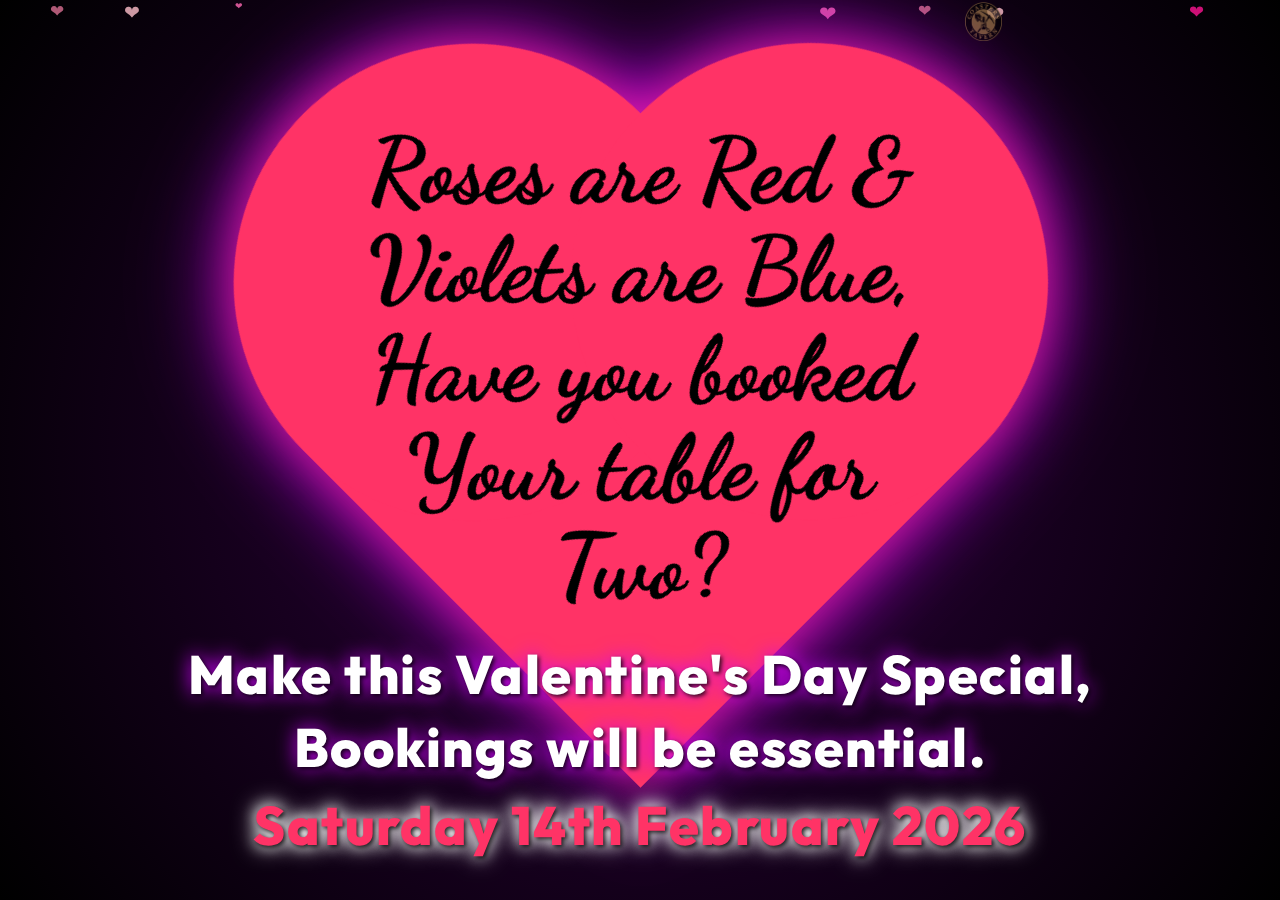
<file: index.html>
<!DOCTYPE html>
<html lang="en">

<head>
    <meta charset="UTF-8">
    <meta name="viewport" content="width=device-width, initial-scale=1.0">
    <title>Valentine's Day</title>
    <link rel="preconnect" href="https://fonts.googleapis.com">
    <link rel="preconnect" href="https://fonts.gstatic.com" crossorigin>
    <link
        href="https://fonts.googleapis.com/css2?family=Outfit:wght@300;500;700&family=Dancing+Script:wght@400;700&display=swap"
        rel="stylesheet">
    <link rel="stylesheet" href="style.css">
</head>

<body>
    <div class="confetti-container" id="confetti-container"></div>

    <main class="content">
        <div class="heart-container">
            <div class="heart">
                <div class="message">
                    <p>Roses are Red &</p>
                    <p>Violets are Blue,</p>
                    <p>Have you booked</p>
                    <p>Your table for</p>
                    <p>Two?</p>
                </div>
            </div>
        </div>
    </main>

    <div class="bottom-message">
        <p>Make this Valentine's Day Special, <p></p> 
            Bookings will be essential.</p>
        <p class="date">Saturday 14th February 2026</p>
    </div>

    <script src="script.js"></script>
</body>

</html>
</file>
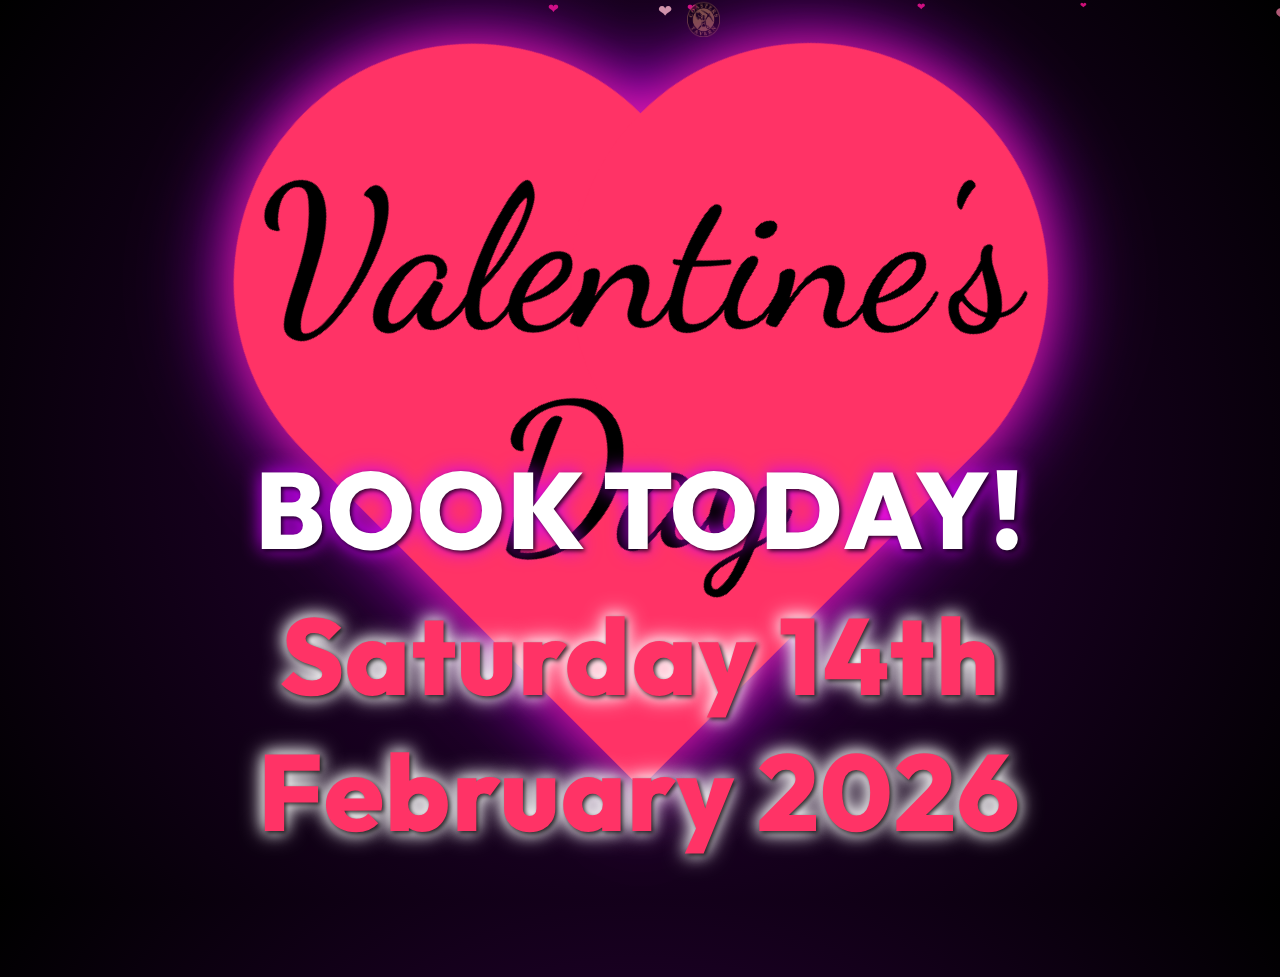
<file: billy/index.html>
<!DOCTYPE html>
<html lang="en">

<head>
    <meta charset="UTF-8">
    <meta name="viewport" content="width=device-width, initial-scale=1.0">
    <title>Valentine's Day</title>
    <link rel="preconnect" href="https://fonts.googleapis.com">
    <link rel="preconnect" href="https://fonts.gstatic.com" crossorigin>
    <link
        href="https://fonts.googleapis.com/css2?family=Outfit:wght@300;500;700&family=Dancing+Script:wght@400;700&display=swap"
        rel="stylesheet">
    <link rel="stylesheet" href="style.css">
</head>

<body>
    <div class="confetti-container" id="confetti-container"></div>

    <main class="content">
        <div class="heart-container">
            <div class="heart">
                <div class="message">
                    <p>Valentine's</p>
                    <p>Day</p>
                    <p>
                </div>
            </div>
        </div>
    </main>

    <div class="bottom-message">
        <p>BOOK TODAY!</p>
        <p class="date">Saturday 14th February 2026</p>
    </div>

    <script src="script.js"></script>
</body>

</html>
</file>
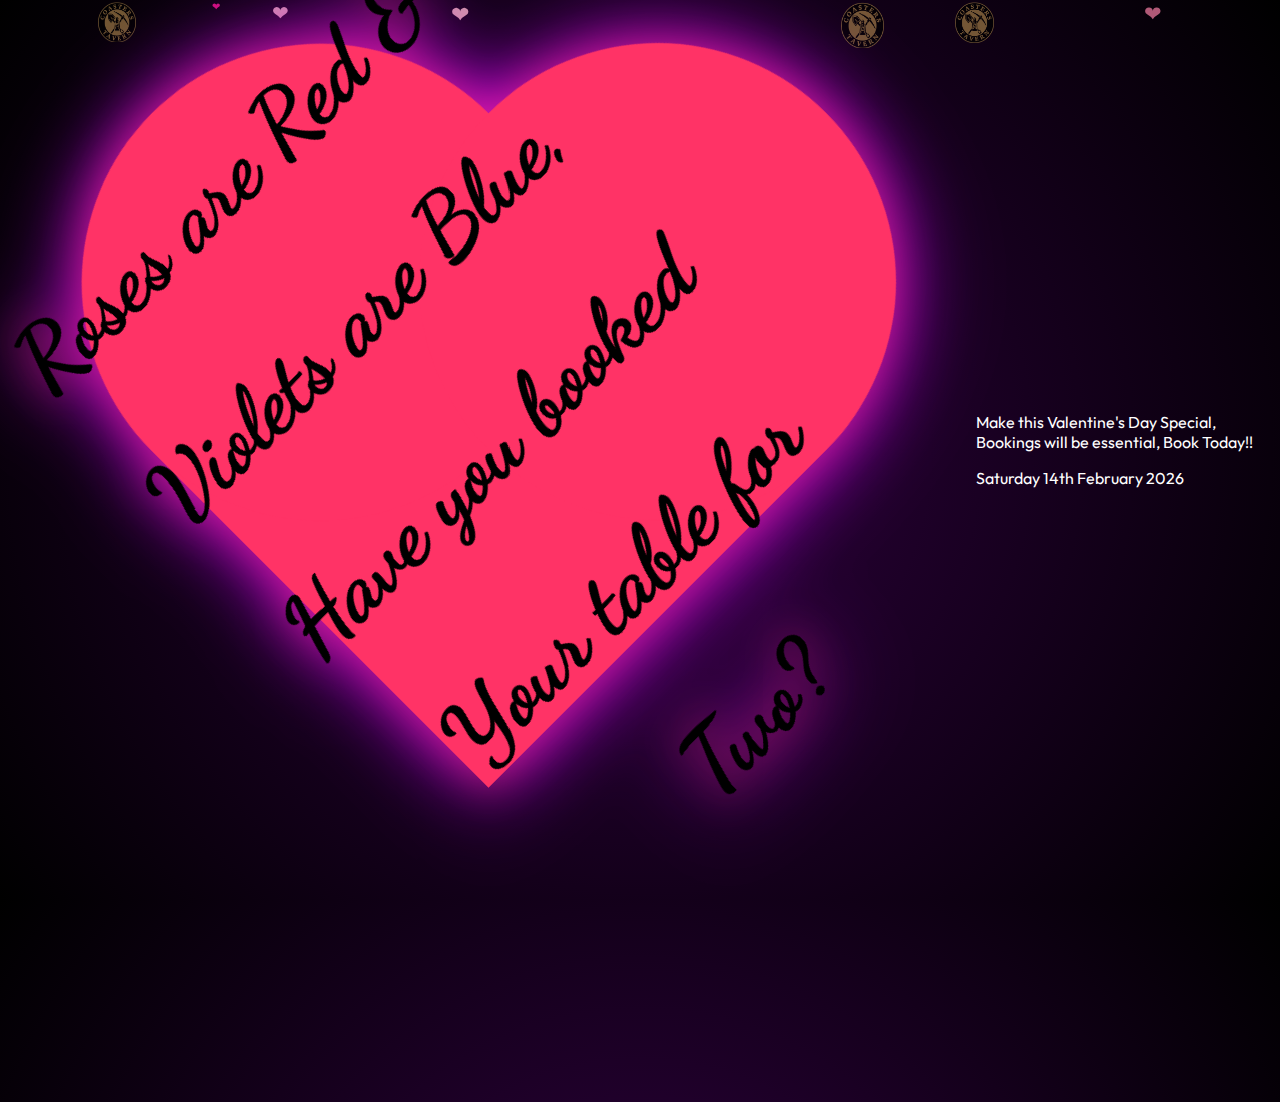
<file: menu/index.html>
<!DOCTYPE html>
<html lang="en">

<head>
    <meta charset="UTF-8">
    <meta name="viewport" content="width=device-width, initial-scale=1.0">
    <title>Valentine's Day</title>
    <link rel="preconnect" href="https://fonts.googleapis.com">
    <link rel="preconnect" href="https://fonts.gstatic.com" crossorigin>
    <link
        href="https://fonts.googleapis.com/css2?family=Outfit:wght@300;500;700&family=Dancing+Script:wght@400;700&display=swap"
        rel="stylesheet">
    <link rel="stylesheet" href="style.css">
</head>

<body>
    <div class="confetti-container" id="confetti-container"></div>

    <main class="content">
        <div class="heart-container">
            <div class="heart">
                <div class="message">
                    <p>Roses are Red &</p>
                    <p>Violets are Blue,</p>
                    <p>Have you booked</p>
                    <p>Your table for</p>
                    <p>Two?</p>
                </div>
            </div>
        </div>
    </main>

    <div class="bottom-message">
        <p>Make this Valentine's Day Special, Bookings will be essential, Book Today!!</p>
        <p class="date">Saturday 14th February 2026</p>
    </div>

    <script src="script.js"></script>
</body>

</html>
</file>
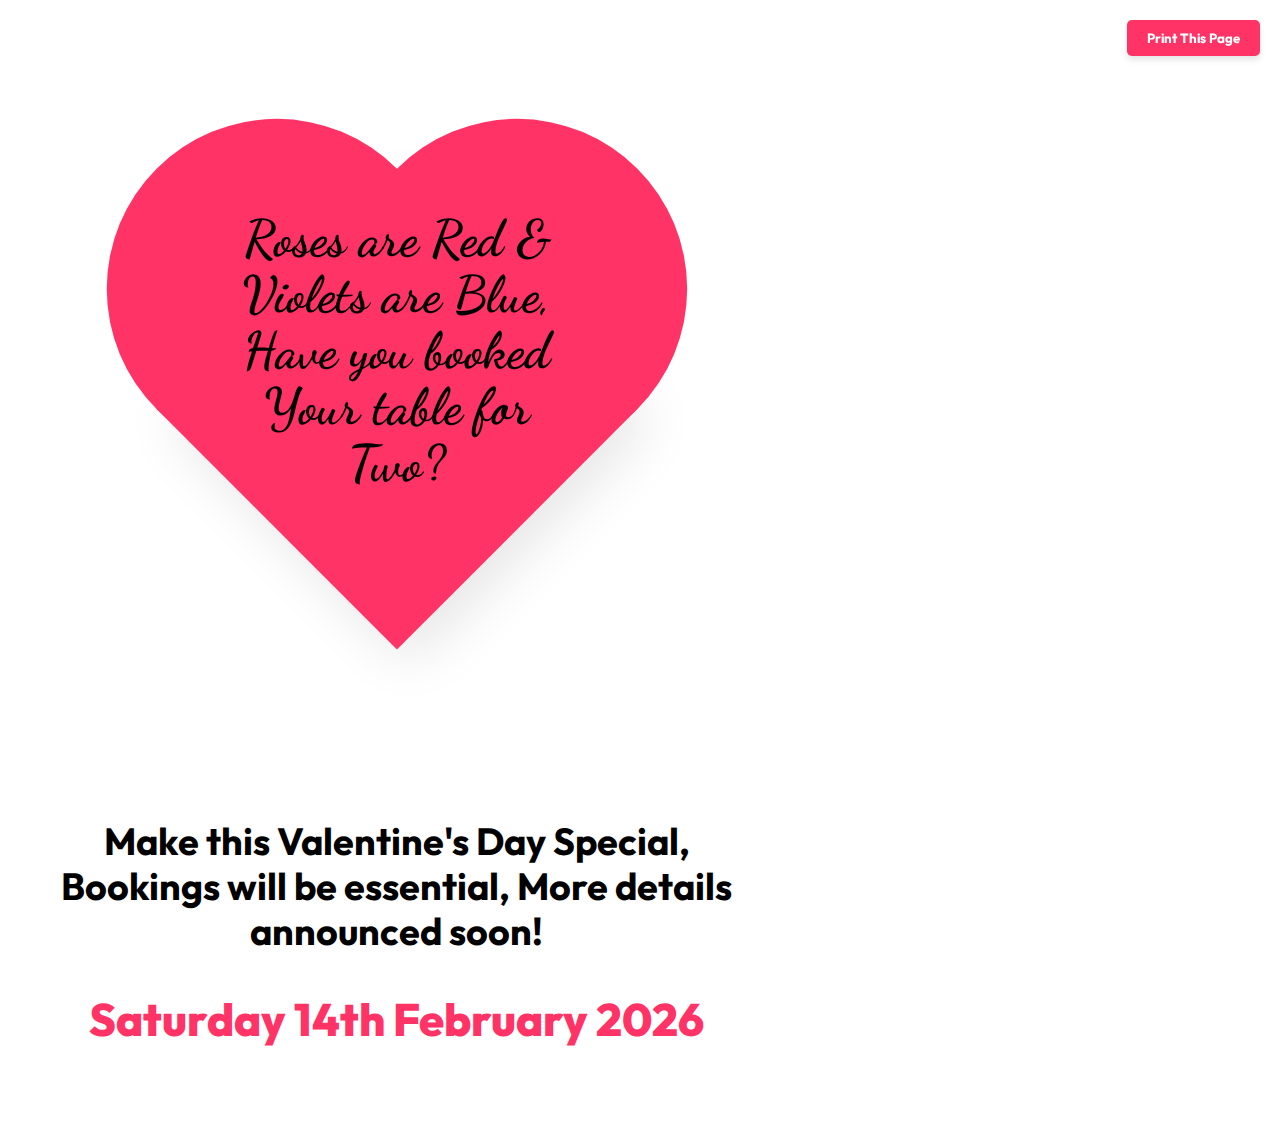
<file: print.html>
<!DOCTYPE html>
<html lang="en">

<head>
    <meta charset="UTF-8">
    <meta name="viewport" content="width=device-width, initial-scale=1.0">
    <title>Valentine's Day - Print Snapshot</title>
    <link rel="preconnect" href="https://fonts.googleapis.com">
    <link rel="preconnect" href="https://fonts.gstatic.com" crossorigin>
    <link
        href="https://fonts.googleapis.com/css2?family=Outfit:wght@300;500;700;800&family=Dancing+Script:wght@400;700&display=swap"
        rel="stylesheet">
    <link rel="stylesheet" href="print.css">
    <style>
        .print-btn {
            position: fixed;
            top: 20px;
            right: 20px;
            padding: 10px 20px;
            background-color: #ff3366;
            color: white;
            border: none;
            border-radius: 5px;
            cursor: pointer;
            font-family: 'Outfit', sans-serif;
            font-weight: 700;
            z-index: 100;
            box-shadow: 0 4px 6px rgba(0, 0, 0, 0.1);
        }

        .print-btn:hover {
            background-color: #e62e5c;
        }

        @media print {
            .print-btn {
                display: none;
            }
        }
    </style>
</head>

<body>
    <button class="print-btn" onclick="window.print()">Print This Page</button>

    <main class="content">
        <div class="heart-container">
            <div class="heart">
                <div class="message">
                    <p>Roses are Red &</p>
                    <p>Violets are Blue,</p>
                    <p>Have you booked</p>
                    <p>Your table for</p>
                    <p>Two?</p>
                </div>
            </div>
        </div>
    </main>

    <div class="bottom-message">
        <p>Make this Valentine's Day Special, Bookings will be essential, More details announced soon!</p>
        <p class="date">Saturday 14th February 2026</p>
    </div>
</body>

</html>
</file>
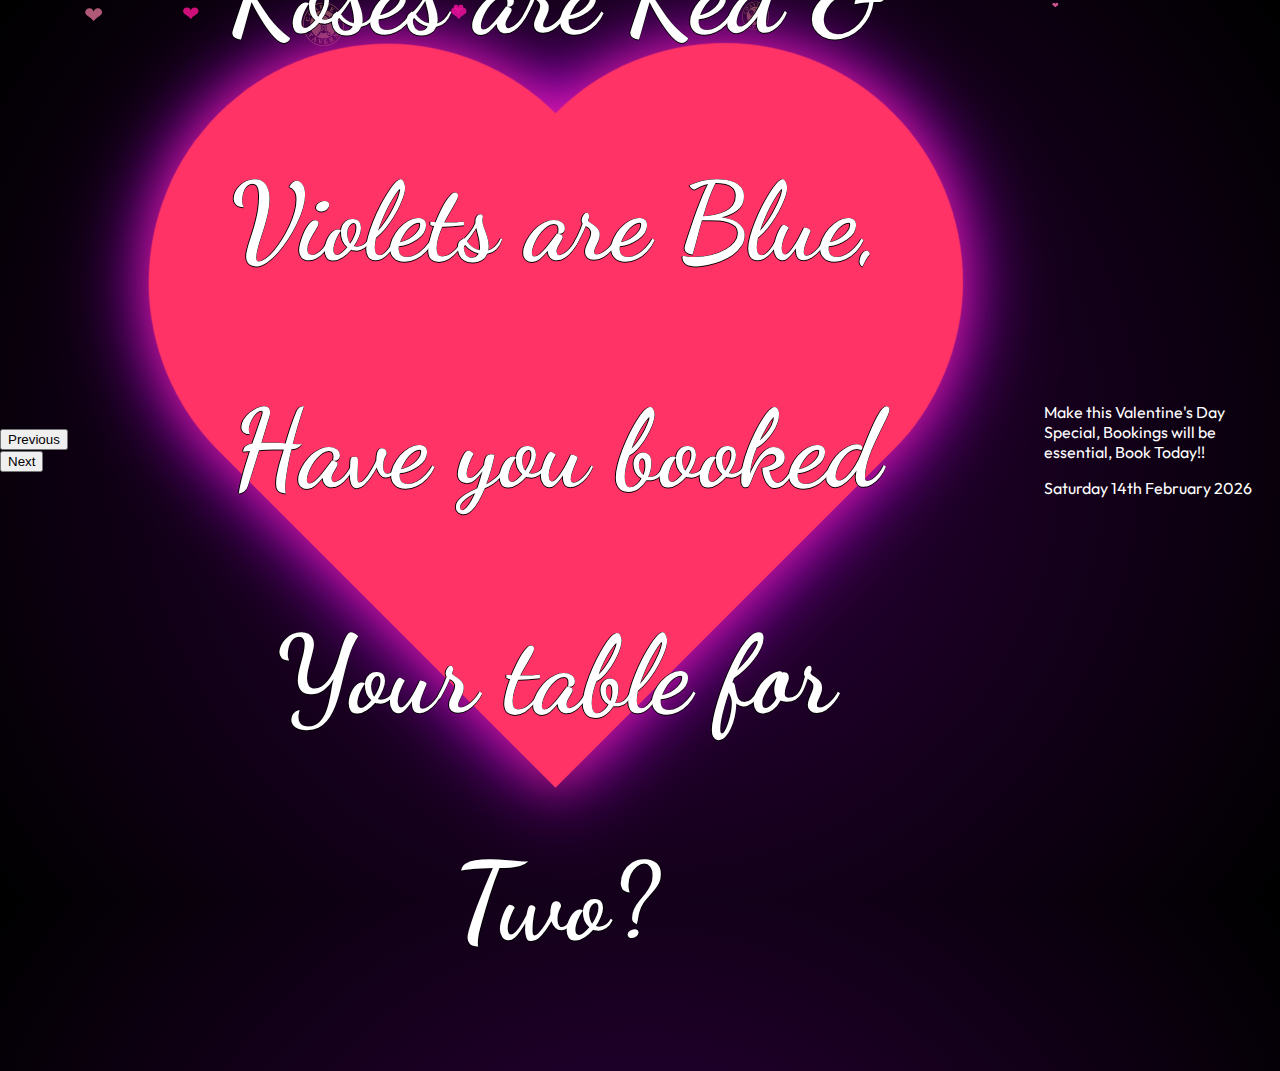
<file: menu/menu.html>
<!DOCTYPE html>
<html lang="en">

<head>
    <meta charset="UTF-8">
    <meta name="viewport" content="width=device-width, initial-scale=1.0">
    <title>Valentine's Day</title>
    <link rel="preconnect" href="https://fonts.googleapis.com">
    <link rel="preconnect" href="https://fonts.gstatic.com" crossorigin>
    <link
        href="https://fonts.googleapis.com/css2?family=Outfit:wght@300;500;700&family=Dancing+Script:wght@400;700&display=swap"
        rel="stylesheet">
    <link rel="stylesheet" href="style.css">
</head>

<body>
    <div class="confetti-container" id="confetti-container"></div>
    
    <div class="controls">
        <button onclick="prevMessage()">Previous</button>
        <button onclick="nextMessage()">Next</button>
    </div>

    <main class="content">
        <div class="heart-container">
            <div class="heart"></div>
            <div class="message">
                <p>Roses are Red &</p>
                <p>Violets are Blue,</p>
                <p>Have you booked</p>
                <p>Your table for</p>
                <p>Two?</p>
            </div>
        </div>
    </main>

    <div class="bottom-message">
        <p>Make this Valentine's Day Special, Bookings will be essential, Book Today!!</p>
        <p class="date">Saturday 14th February 2026</p>
    </div>

    <div class="progress-container">
        <div class="progress-bar"></div>
    </div>

    <script src="script.js"></script>
</body>

</html>
</file>
<file: style.css>
:root {
    --bg-color: #000000;
    --accent-purple: #2e003e;
    --heart-color: #ff3366;
    --heart-shadow: #ff336680;
    --text-color: #ffffff;
    --neon-purple: #d000ff;
}

body {
    margin: 0;
    padding: 0;
    width: 100%;
    height: 100vh;
    background: radial-gradient(circle at center, var(--accent-purple), var(--bg-color));
    font-family: 'Outfit', sans-serif;
    overflow: hidden;
    display: flex;
    justify-content: center;
    align-items: center;
    color: var(--text-color);
    font-size: 16px;
}

@media (min-width: 1920px) {
    body {
        font-size: 20px;
    }
}

.confetti-container {
    position: absolute;
    top: 0;
    left: 0;
    width: 100%;
    height: 100%;
    pointer-events: none;
    z-index: 1;
}

.heart-confetti {
    position: absolute;
    color: #ff69b4;
    /* Hot pink */
    font-size: 1.5rem;
    animation: fall linear forwards;
    opacity: 0.8;
    z-index: 1;
}

.logo-confetti {
    position: absolute;
    width: 40px;
    height: 40px;
    background-size: contain;
    background-repeat: no-repeat;
    animation: fall linear forwards;
    opacity: 0.7;
    z-index: 1;
}

@keyframes fall {
    0% {
        transform: translateY(-10vh) translateX(0) rotate(0deg);
        opacity: 1;
    }

    25% {
        transform: translateY(20vh) translateX(15px) rotate(90deg);
    }

    50% {
        transform: translateY(50vh) translateX(-15px) rotate(180deg);
    }

    75% {
        transform: translateY(80vh) translateX(15px) rotate(270deg);
    }

    100% {
        transform: translateY(110vh) translateX(0) rotate(360deg);
        opacity: 0;
    }
}

.content {
    position: relative;
    z-index: 10;
    width: auto;
    margin-left: 10%;
    margin-right: 10%;
    display: flex;
    justify-content: center;
    align-items: center;
}

.heart-container {
    position: relative;
    width: 80vh;
    height: 80vh;
    display: flex;
    justify-content: center;
    align-items: center;
    animation: pulse 4s infinite ease-in-out;
}

.heart {
    background-color: var(--heart-color);
    width: 53vh;
    height: 53vh;
    position: relative;
    transform: rotate(-45deg);
    display: flex;
    justify-content: center;
    align-items: center;
    filter: drop-shadow(0 0 20px var(--heart-shadow)) drop-shadow(0 0 40px var(--neon-purple));
}

.heart::before,
.heart::after {
    content: "";
    background-color: var(--heart-color);
    border-radius: 50%;
    width: 53vh;
    height: 53vh;
    position: absolute;
}

.heart::before {
    top: -26.5vh;
    left: 0;
}

.heart::after {
    top: 0;
    left: 26.5vh;
}

.message {
    position: absolute;
    top: 38%;
    left: 62%;
    transform: translate(-50%, -50%) rotate(45deg);
    /* Counteract the heart rotation */
    text-align: center;
    z-index: 20;
    width: 45vh;
    font-family: 'Dancing Script', cursive;
    font-weight: 1000;
    font-size: 10vh;
    line-height: 1.1;
    text-shadow: 0.5px 0 0 #000, -0.5px 0 0 #000, 0 0.5px 0 #000, 0 -0.5px 0 #000;
    /* Simulated bolder weight */
    display: flex;
    flex-direction: column;
    justify-content: center;
    align-items: center;
    color: #000000;
}

.message p {
    margin: 0;
    white-space: nowrap;
}

/* Pulse Animation */
@keyframes pulse {
    0% {
        transform: scale(1);
    }

    50% {
        transform: scale(1.1);
    }

    100% {
        transform: scale(1);
    }
}

.bottom-message {
    position: fixed;
    bottom: 4vh;
    width: 100%;
    text-align: center;
    font-size: 6vh;
    font-weight: 800;
    font-style: normal;
    z-index: 20;
    text-shadow: 2px 2px 4px rgba(0, 0, 0, 0.8), 0 0 20px var(--neon-purple);
    font-family: 'Outfit', sans-serif;
    letter-spacing: 1.5px;
    padding: 0 5%;
    box-sizing: border-box;
}

.bottom-message p {
    margin: 5px 0;
}

.bottom-message .plain {
    font-weight: 500;
    font-style: normal;
    font-size: 0.85em;
}

.bottom-message p.date,
.bottom-message span.date {
    display: inline-block;
    font-weight: 800;
    font-style: normal;
    color: #ff3366;
    text-shadow: 2px 2px 4px rgba(0, 0, 0, 0.8), 0 0 15px #ffffff, 0 0 25px #ffffff;
    animation: textPulseWhite 2s infinite ease-in-out;
}

@keyframes textPulseWhite {
    0% {
        transform: scale(1);
        text-shadow: 2px 2px 4px rgba(0, 0, 0, 0.8), 0 0 10px #ffffff, 0 0 20px #ffffff;
    }

    50% {
        transform: scale(1.05);
        text-shadow: 2px 2px 10px rgba(0, 0, 0, 0.9), 0 0 25px #ffffff, 0 0 45px #ffffff, 0 0 65px #ffffff;
    }

    100% {
        transform: scale(1);
        text-shadow: 2px 2px 4px rgba(0, 0, 0, 0.8), 0 0 10px #ffffff, 0 0 20px #ffffff;
    }
}
</file>
<file: billy/style.css>
:root {
    --bg-color: #000000;
    --accent-purple: #2e003e;
    --heart-color: #ff3366;
    --heart-shadow: #ff336680;
    --text-color: #ffffff;
    --neon-purple: #d000ff;
}

body {
    margin: 0;
    padding: 0;
    width: 100%;
    height: 100vh;
    background: radial-gradient(circle at center, var(--accent-purple), var(--bg-color));
    font-family: 'Outfit', sans-serif;
    overflow: hidden;
    display: flex;
    justify-content: center;
    align-items: center;
    color: var(--text-color);
    font-size: 16px;
}

@media (min-width: 1920px) {
    body {
        font-size: 20px;
    }
}

.confetti-container {
    position: absolute;
    top: 0;
    left: 0;
    width: 100%;
    height: 100%;
    pointer-events: none;
    z-index: 1;
}

.heart-confetti {
    position: absolute;
    color: #ff69b4;
    /* Hot pink */
    font-size: 1.5rem;
    animation: fall linear forwards;
    opacity: 0.8;
    z-index: 1;
}

.logo-confetti {
    position: absolute;
    width: 40px;
    height: 40px;
    background-size: contain;
    background-repeat: no-repeat;
    animation: fall linear forwards;
    opacity: 0.7;
    z-index: 1;
}

@keyframes fall {
    0% {
        transform: translateY(-10vh) translateX(0) rotate(0deg);
        opacity: 1;
    }

    25% {
        transform: translateY(20vh) translateX(15px) rotate(90deg);
    }

    50% {
        transform: translateY(50vh) translateX(-15px) rotate(180deg);
    }

    75% {
        transform: translateY(80vh) translateX(15px) rotate(270deg);
    }

    100% {
        transform: translateY(110vh) translateX(0) rotate(360deg);
        opacity: 0;
    }
}

.content {
    position: relative;
    z-index: 10;
    width: auto;
    margin-left: 10%;
    margin-right: 10%;
    display: flex;
    justify-content: center;
    align-items: center;
}

.heart-container {
    position: relative;
    width: 80vh;
    height: 80vh;
    display: flex;
    justify-content: center;
    align-items: center;
    animation: pulse 4s infinite ease-in-out;
}

.heart {
    background-color: var(--heart-color);
    width: 53vh;
    height: 53vh;
    position: relative;
    transform: rotate(-45deg);
    display: flex;
    justify-content: center;
    align-items: center;
    filter: drop-shadow(0 0 20px var(--heart-shadow)) drop-shadow(0 0 40px var(--neon-purple));
}

.heart::before,
.heart::after {
    content: "";
    background-color: var(--heart-color);
    border-radius: 50%;
    width: 53vh;
    height: 53vh;
    position: absolute;
}

.heart::before {
    top: -26.5vh;
    left: 0;
}

.heart::after {
    top: 0;
    left: 26.5vh;
}

.message {
    position: absolute;
    top: 38%;
    left: 62%;
    transform: translate(-50%, -50%) rotate(45deg);
    /* Counteract the heart rotation */
    text-align: center;
    z-index: 20;
    width: 45vh;
    font-family: 'Dancing Script', cursive;
    font-weight: 1050;
    font-size: 22vh;
    line-height: 1.1;
    text-shadow: 0.5px 0 0 #000, -0.5px 0 0 #000, 0 0.5px 0 #000, 0 -0.5px 0 #000;
    /* Simulated bolder weight */
    display: flex;
    flex-direction: column;
    justify-content: center;
    align-items: center;
    color: #000000;
}

.message p {
    margin: 0;
    white-space: nowrap;
}

/* Pulse Animation */
@keyframes pulse {
    0% {
        transform: scale(1);
    }

    50% {
        transform: scale(1.1);
    }

    100% {
        transform: scale(1);
    }
}

.bottom-message {
    position: fixed;
    bottom: 4vh;
    width: fit-content;
    text-align: center;
    font-size: 12vh;
    font-weight: 800;
    font-style: normal;
    z-index: 20;
    text-shadow: 2px 2px 4px rgba(0, 0, 0, 0.8), 0 0 20px var(--neon-purple);
    font-family: 'Outfit', sans-serif;
    letter-spacing: 1.5px;
    padding: 0 5%;
    box-sizing: border-box;
}

.bottom-message p {
    margin: 5px 0;
}

.bottom-message .plain {
    font-weight: 500;
    font-style: normal;
    font-size: 0.85em;
}

.bottom-message p.date,
.bottom-message span.date {
    display: inline-block;
    font-weight: 800;
    font-style: normal;
    color: #ff3366;
    text-shadow: 2px 2px 4px rgba(0, 0, 0, 0.8), 0 0 15px #ffffff, 0 0 25px #ffffff;
    animation: textPulseWhite 2s infinite ease-in-out;
}

@keyframes textPulseWhite {
    0% {
        transform: scale(1);
        text-shadow: 2px 2px 4px rgba(0, 0, 0, 0.8), 0 0 10px #ffffff, 0 0 20px #ffffff;
    }

    50% {
        transform: scale(1.05);
        text-shadow: 2px 2px 10px rgba(0, 0, 0, 0.9), 0 0 25px #ffffff, 0 0 45px #ffffff, 0 0 65px #ffffff;
    }

    100% {
        transform: scale(1);
        text-shadow: 2px 2px 4px rgba(0, 0, 0, 0.8), 0 0 10px #ffffff, 0 0 20px #ffffff;
    }
}
</file>
<file: menu/style.css>
:root {
  --bg-color: #000000;
  --accent-purple: #2e003e;
  --heart-color: #ff3366;
  --heart-shadow: #ff336680;
  --text-color: #ffffff;
  --neon-purple: #d000ff;
}

body {
  margin: 0;
  padding: 0;
  width: 100%;
  height: 100vh;
  background: radial-gradient(
    circle at center,
    var(--accent-purple),
    var(--bg-color)
  );
  font-family: "Outfit", sans-serif;
  overflow: hidden;
  display: flex;
  justify-content: center;
  align-items: center;
  color: var(--text-color);
  font-size: 16px;
}

@media (min-width: 1920px) {
  body {
    font-size: 20px;
  }
}

.confetti-container {
  position: absolute;
  top: 0;
  left: 0;
  width: 100%;
  height: 100%;
  pointer-events: none;
  z-index: 1;
}

.heart-confetti {
  position: absolute;
  color: #ff69b4;
  /* Hot pink */
  font-size: 1.5rem;
  animation: fall linear forwards;
  opacity: 0.8;
  z-index: 1;
}

.logo-confetti {
  position: absolute;
  width: 40px;
  height: 40px;
  background-size: contain;
  background-repeat: no-repeat;
  animation: fall linear forwards;
  opacity: 0.7;
  z-index: 1;
}

@keyframes fall {
  0% {
    transform: translateY(-10vh) translateX(0) rotate(0deg);
    opacity: 1;
  }

  25% {
    transform: translateY(20vh) translateX(15px) rotate(90deg);
  }

  50% {
    transform: translateY(50vh) translateX(-15px) rotate(180deg);
  }

  75% {
    transform: translateY(80vh) translateX(15px) rotate(270deg);
  }

  100% {
    transform: translateY(110vh) translateX(0) rotate(360deg);
    opacity: 0;
  }
}

.content {
  position: relative;
  z-index: 10;
  width: auto;
  margin-left: 10%;
  margin-right: 10%;
  display: flex;
  justify-content: center;
  align-items: center;
}

.heart-container {
  position: relative;
  width: 80vh;
  height: 80vh;
  display: flex;
  justify-content: center;
  align-items: center;
  animation: pulse 4s infinite ease-in-out;
}

.heart {
  background-color: var(--heart-color);
  width: 53vh;
  height: 53vh;
  position: relative;
  transform: rotate(-45deg);
  display: flex;
  justify-content: center;
  align-items: center;
  filter: drop-shadow(0 0 20px var(--heart-shadow))
    drop-shadow(0 0 40px var(--neon-purple));
  transition: transform 2s ease-in-out, background-color 1.5s ease;
}

.heart::before,
.heart::after {
  content: "";
  background-color: var(--heart-color);
  border-radius: 50%;
  width: 53vh;
  height: 53vh;
  position: absolute;
  transition: background-color 1.5s ease;
}

.heart::before {
  top: -26.5vh;
  left: 0;
}

.heart::after {
  top: 0;
  left: 26.5vh;
}

.message {
  position: absolute;
  top: 50%;
  left: 50%;
  transform: translate(-50%, -50%);
  text-align: center;
  z-index: 20;
  transition: opacity 1s ease-in-out;
  width: 80vw;
  max-width: 90vh; /* Keep it contained somewhat */

  /* Font Styles matching index.html */
  font-family: 'Dancing Script', cursive;
  font-weight: 1000;
  font-size: 10vh; /* Default Large for Msg 1 */
  line-height: 1.1;
  text-shadow: 0.5px 0 0 #000, -0.5px 0 0 #000, 0 0.5px 0 #000, 0 -0.5px 0 #000;
  color: #000000;
}

.message.compact {
    font-size: clamp(2rem, 4vw, 4em); /* Responsive, max 4em */
    line-height: 1.4;
    width: 90vw; /* Use more width for menus */
}

.bottom-message {
    /* ... existing props ... */
    transition: opacity 1s ease-in-out;
    opacity: 1;
}

.bottom-message.hidden {
    opacity: 0;
}

/* Enlarged Heart State (Full Screenish with 5% margins) */
.heart-container.enlarged {
   /* The container size guides the heart. 
      We want the heart to be as big as possible within 5% margins. 
/* Enlarged Heart State (Full Screen Transition) */
.heart-container.enlarged .heart {
    transform: rotate(-45deg) scale(6); /* Massive scale to cover screen */
}
/* No change needed for message as it is independent now */

/* --- Progress Bar --- */
.progress-container {
    position: fixed;
    bottom: 25px; /* Moved up to prevent heart clipping (15px bar + 15px heart overhang) */
    left: 0;
    width: calc(100% - 40px); 
    margin: 0 20px;
    height: 15px;
    background-color: #2e003e; 
    z-index: 100;
    border-radius: 10px;
}

.progress-bar {
    width: 0%;
    height: 100%;
    border-radius: 10px; /* Rounded corners */
    /* Red Glitter Effect */
    background: linear-gradient(45deg, #ff0000 25%, #cc0000 25%, #cc0000 50%, #ff0000 50%, #ff0000 75%, #cc0000 75%, #cc0000 100%);
    background-size: 10px 10px;
    box-shadow: 0 0 10px #ff0000, 0 0 20px #ff3366;
    position: relative;
    transition: width linear; /* Controlled by JS or CSS transition */
}

/* Heart Indicator */
.progress-bar::after {
    content: "❤";
    position: absolute;
    right: -15px; /* Half width of heart roughly */
    top: 50%;
    transform: translateY(-56%);
    font-size: 30px;
    color: #ff3366;
    text-shadow: 0 0 5px #fff;
    filter: drop-shadow(0 0 5px red);
    z-index: 101;
}

/* --- Text Animation --- */
.word {
    opacity: 0;
    display: inline-block; /* Allows transform if needed */
    transition: opacity 0.5s ease-in-out;
    margin-right: 0.2em; /* Ensure spaces between words */
}

.word.visible {
    opacity: 1;
}

/* Hidden Controls */
.controls {
    position: fixed;
    top: 0;
    left: 0;
    width: 100%;
    height: 50px; /* Trigger area */
    display: flex;
    justify-content: center;
    align-items: center;
    gap: 20px;
    z-index: 200;
    opacity: 0;
    transition: opacity 0.3s;
    background: rgba(0,0,0,0.5); /* Semi-transparent bg when visible */
}

.controls:hover {
    opacity: 1;
}

.controls button {
    padding: 10px 20px;
    background: white;
    color: black;
    border: none;
    cursor: pointer;
    font-family: inherit;
    font-weight: bold;
    border-radius: 5px;
}

/* Ensure Progress Bar is top-most visible */
.progress-container {
    z-index: 9999 !important; /* Force on top */
}
</file>
<file: print.css>
:root {
    --bg-color: #ffffff;
    --heart-color: #ff3366;
    --text-color: #000000;
    --secondary-text: #660066;
}

@page {
    size: A4 portrait;
    margin: 0;
}

body {
    margin: 0;
    padding: 0;
    width: 210mm;
    height: 297mm;
    background-color: var(--bg-color);
    font-family: 'Outfit', sans-serif;
    display: flex;
    flex-direction: column;
    justify-content: space-between;
    align-items: center;
    color: var(--text-color);
    box-sizing: border-box;
    overflow: hidden;
}

.content {
    flex: 1;
    display: flex;
    justify-content: center;
    align-items: center;
    width: 100%;
    margin-top: 20mm;
}

.heart-container {
    position: relative;
    width: 140mm;
    height: 140mm;
    display: flex;
    justify-content: center;
    align-items: center;
}

.heart {
    background-color: var(--heart-color);
    width: 90mm;
    height: 90mm;
    position: relative;
    transform: rotate(-45deg);
    display: flex;
    justify-content: center;
    align-items: center;
    box-shadow: 0 5mm 15mm rgba(0, 0, 0, 0.1);
}

.heart::before,
.heart::after {
    content: "";
    background-color: var(--heart-color);
    border-radius: 50%;
    width: 90mm;
    height: 90mm;
    position: absolute;
    z-index: -1;
}

.heart::before {
    top: -45mm;
    left: 0;
}

.heart::after {
    top: 0;
    left: 45mm;
}

.message {
    position: absolute;
    top: 38%;
    left: 62%;
    transform: translate(-50%, -50%) rotate(45deg);
    text-align: center;
    z-index: 20;
    width: 76mm;
    font-family: 'Dancing Script', cursive;
    font-weight: 700;
    font-size: 13.5mm;
    line-height: 1.1;
    color: #000000;
    display: flex;
    flex-direction: column;
    justify-content: center;
    align-items: center;
    box-sizing: border-box;
}

.message p {
    margin: 0;
    white-space: nowrap;
}

.bottom-message {
    width: 100%;
    text-align: center;
    padding: 20mm 15mm;
    box-sizing: border-box;
    display: flex;
    flex-direction: column;
    gap: 5mm;
}

.bottom-message p {
    margin: 0;
    font-size: 10mm;
    font-weight: 700;
    color: var(--text-color);
    line-height: 1.2;
}

.bottom-message .date {
    font-size: 12mm;
    color: var(--heart-color);
    font-weight: 800;
    margin-top: 5mm;
}

/* Print specific adjustments */
@media print {
    body {
        width: 210mm;
        height: 297mm;
    }
}
</file>
